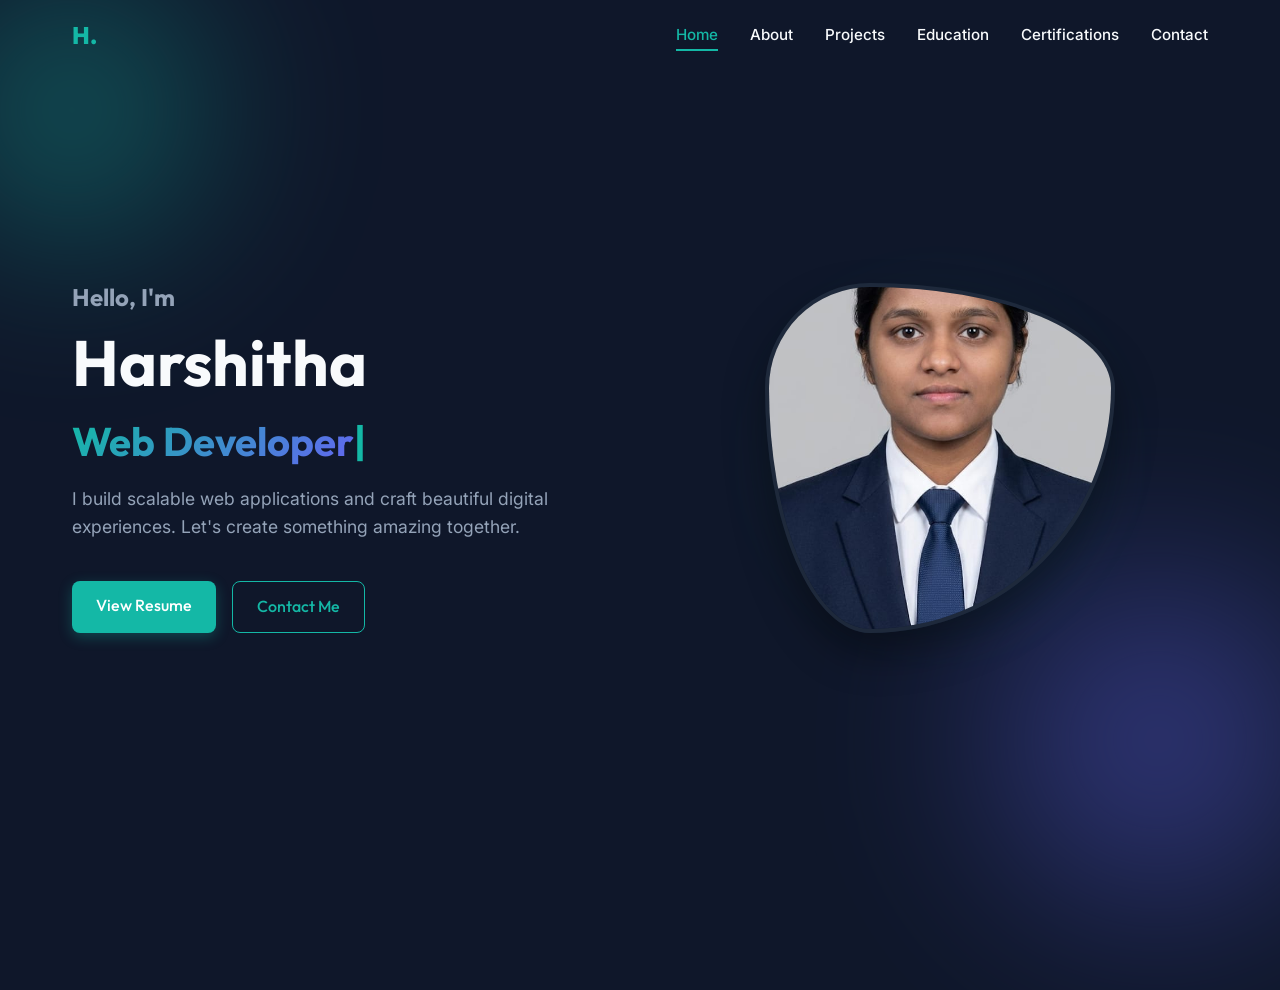
<file: index.html>
<!DOCTYPE html>
<html lang="en">
<head>
  <meta charset="UTF-8">
  <meta name="viewport" content="width=device-width, initial-scale=1.0">
  <title>Harshitha | Portfolio</title>
  <meta name="description" content="Professional Portfolio of Harshitha - Web Developer & Designer">
  <link rel="stylesheet" href="css/main.css">
  <link rel="stylesheet" href="css/animations.css">
</head>
<body>

  <!-- Background Blobs -->
  <div class="blob-bg blob-1"></div>
  <div class="blob-bg blob-2"></div>

  <!-- Navigation -->
  <nav class="navbar">
    <div class="container nav-container">
      <a href="index.html" class="logo">H.</a>
      <button class="hamburger" aria-label="Toggle Navigation">&#9776;</button>
      <div class="nav-links">
        <a href="index.html" class="active">Home</a>
        <a href="about.html">About</a>
        <a href="projects.html">Projects</a>
        <a href="education.html">Education</a>
        <a href="certifications.html">Certifications</a>
        <a href="contact.html">Contact</a>
      </div>
    </div>
  </nav>

  <!-- Hero Section -->
  <section class="hero-section" style="display: flex; align-items: center; justify-content: center; min-height: 100vh; padding-top: 80px;">
    <div class="container" style="display: flex; flex-wrap: wrap; align-items: center; justify-content: space-between; gap: 4rem;">
      
      <!-- Text Content -->
      <div class="hero-content animate-on-scroll" style="flex: 1; min-width: 300px;">
        <h2 style="font-size: 1.5rem; color: var(--text-secondary); margin-bottom: 1rem;">Hello, I'm</h2>
        <h1 style="font-size: 4rem; margin-bottom: 1rem; line-height: 1.1;">
          Harshitha <br>
          <span class="text-gradient typing-text" style="font-size: 2.5rem; display: inline-block; min-height: 3rem;"></span><span class="cursor" style="font-size: 2.5rem; color: var(--primary); animation: fadeIn 1s infinite alternate;">|</span>
        </h1>
        <p style="color: var(--text-secondary); font-size: 1.1rem; margin-bottom: 2.5rem; max-width: 500px;">
          I build scalable web applications and craft beautiful digital experiences. Let's create something amazing together.
        </p>
        <div class="hero-buttons" style="display: flex; gap: 1rem;">
          <a href="Harshitha_Modern_Resume (4).pdf" class="btn btn-primary" target="_blank">View Resume</a>
          <a href="contact.html" class="btn btn-outline">Contact Me</a>
        </div>
      </div>

      <!-- Image Content -->
      <div class="hero-image animate-on-scroll delay-200" style="flex: 1; min-width: 300px; display: flex; justify-content: center; position: relative;">
        <!-- Glowing Background behind image -->
        <div style="position: absolute; width: 100%; height: 100%; max-width: 350px; max-height: 350px; background: radial-gradient(circle, var(--primary) 0%, transparent 70%); opacity: 0.3; filter: blur(40px); z-index: -1;"></div>
        
        <img src="WhatsApp Image 2026-05-06 at 12.05.27 PM.jpeg" alt="Harshitha" style="width: 100%; max-width: 350px; height: 350px; object-fit: cover; border-radius: 30% 70% 70% 30% / 30% 30% 70% 70%; border: 4px solid var(--surface-color); box-shadow: 0 20px 40px rgba(0,0,0,0.4); animation: float 6s ease-in-out infinite;">
      </div>

    </div>
  </section>

  <script src="js/main.js"></script>
</body>
</html>
</file>
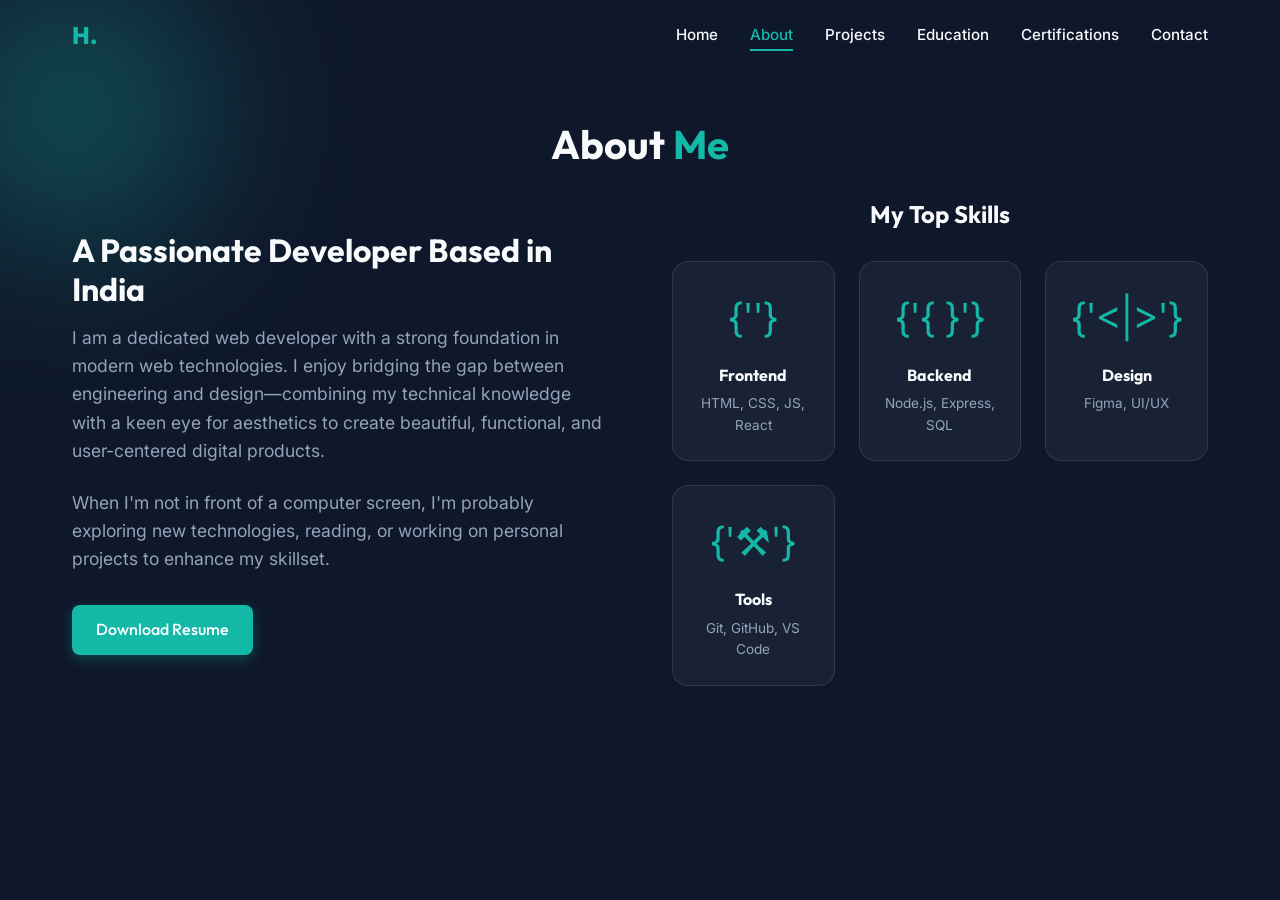
<file: about.html>
<!DOCTYPE html>
<html lang="en">
<head>
  <meta charset="UTF-8">
  <meta name="viewport" content="width=device-width, initial-scale=1.0">
  <title>About | Harshitha</title>
  <link rel="stylesheet" href="css/main.css">
  <link rel="stylesheet" href="css/animations.css">
  <style>
    .about-content {
      display: grid;
      grid-template-columns: 1fr 1fr;
      gap: 4rem;
      align-items: center;
    }
    
    .skills-grid {
      display: grid;
      grid-template-columns: repeat(auto-fit, minmax(120px, 1fr));
      gap: 1.5rem;
      margin-top: 2rem;
    }

    .skill-card {
      padding: 1.5rem 1rem;
      text-align: center;
      transition: transform var(--transition-normal);
    }
    
    .skill-card:hover {
      transform: translateY(-5px);
      border-color: var(--primary);
    }

    .skill-icon {
      font-size: 2.5rem;
      color: var(--primary);
      margin-bottom: 1rem;
    }

    @media (max-width: 768px) {
      .about-content {
        grid-template-columns: 1fr;
      }
    }
  </style>
</head>
<body>

  <!-- Background Blobs -->
  <div class="blob-bg blob-1"></div>

  <!-- Navigation -->
  <nav class="navbar">
    <div class="container nav-container">
      <a href="index.html" class="logo">H.</a>
      <button class="hamburger" aria-label="Toggle Navigation">&#9776;</button>
      <div class="nav-links">
        <a href="index.html">Home</a>
        <a href="about.html" class="active">About</a>
        <a href="projects.html">Projects</a>
        <a href="education.html">Education</a>
        <a href="certifications.html">Certifications</a>
        <a href="contact.html">Contact</a>
      </div>
    </div>
  </nav>

  <!-- About Section -->
  <section class="container" style="padding-top: 120px;">
    <h2 class="section-title animate-on-scroll">About <span>Me</span></h2>
    
    <div class="about-content">
      <div class="animate-on-scroll delay-100">
        <h3 style="font-size: 2rem; margin-bottom: 1rem; color: var(--text-primary);">A Passionate Developer Based in India</h3>
        <p style="color: var(--text-secondary); margin-bottom: 1.5rem; font-size: 1.1rem;">
          I am a dedicated web developer with a strong foundation in modern web technologies. I enjoy bridging the gap between engineering and design—combining my technical knowledge with a keen eye for aesthetics to create beautiful, functional, and user-centered digital products.
        </p>
        <p style="color: var(--text-secondary); margin-bottom: 2rem; font-size: 1.1rem;">
          When I'm not in front of a computer screen, I'm probably exploring new technologies, reading, or working on personal projects to enhance my skillset.
        </p>
        <a href="Harshitha_Modern_Resume (4).pdf" class="btn btn-primary" download>Download Resume</a>
      </div>

      <div class="animate-on-scroll delay-200">
        <h3 style="font-size: 1.5rem; margin-bottom: 1rem; color: var(--text-primary); text-align: center;">My Top Skills</h3>
        <div class="skills-grid">
          
          <div class="glass skill-card">
            <div class="skill-icon">{'</>'}</div>
            <h4>Frontend</h4>
            <p style="font-size: 0.85rem; color: var(--text-secondary); margin-top: 0.5rem;">HTML, CSS, JS, React</p>
          </div>
          
          <div class="glass skill-card">
            <div class="skill-icon">{'{ }'}</div>
            <h4>Backend</h4>
            <p style="font-size: 0.85rem; color: var(--text-secondary); margin-top: 0.5rem;">Node.js, Express, SQL</p>
          </div>
          
          <div class="glass skill-card">
            <div class="skill-icon">{'<|>'}</div>
            <h4>Design</h4>
            <p style="font-size: 0.85rem; color: var(--text-secondary); margin-top: 0.5rem;">Figma, UI/UX</p>
          </div>
          
          <div class="glass skill-card">
            <div class="skill-icon">{'⚒'}</div>
            <h4>Tools</h4>
            <p style="font-size: 0.85rem; color: var(--text-secondary); margin-top: 0.5rem;">Git, GitHub, VS Code</p>
          </div>

        </div>
      </div>
    </div>
  </section>

  <script src="js/main.js"></script>
</body>
</html>
</file>
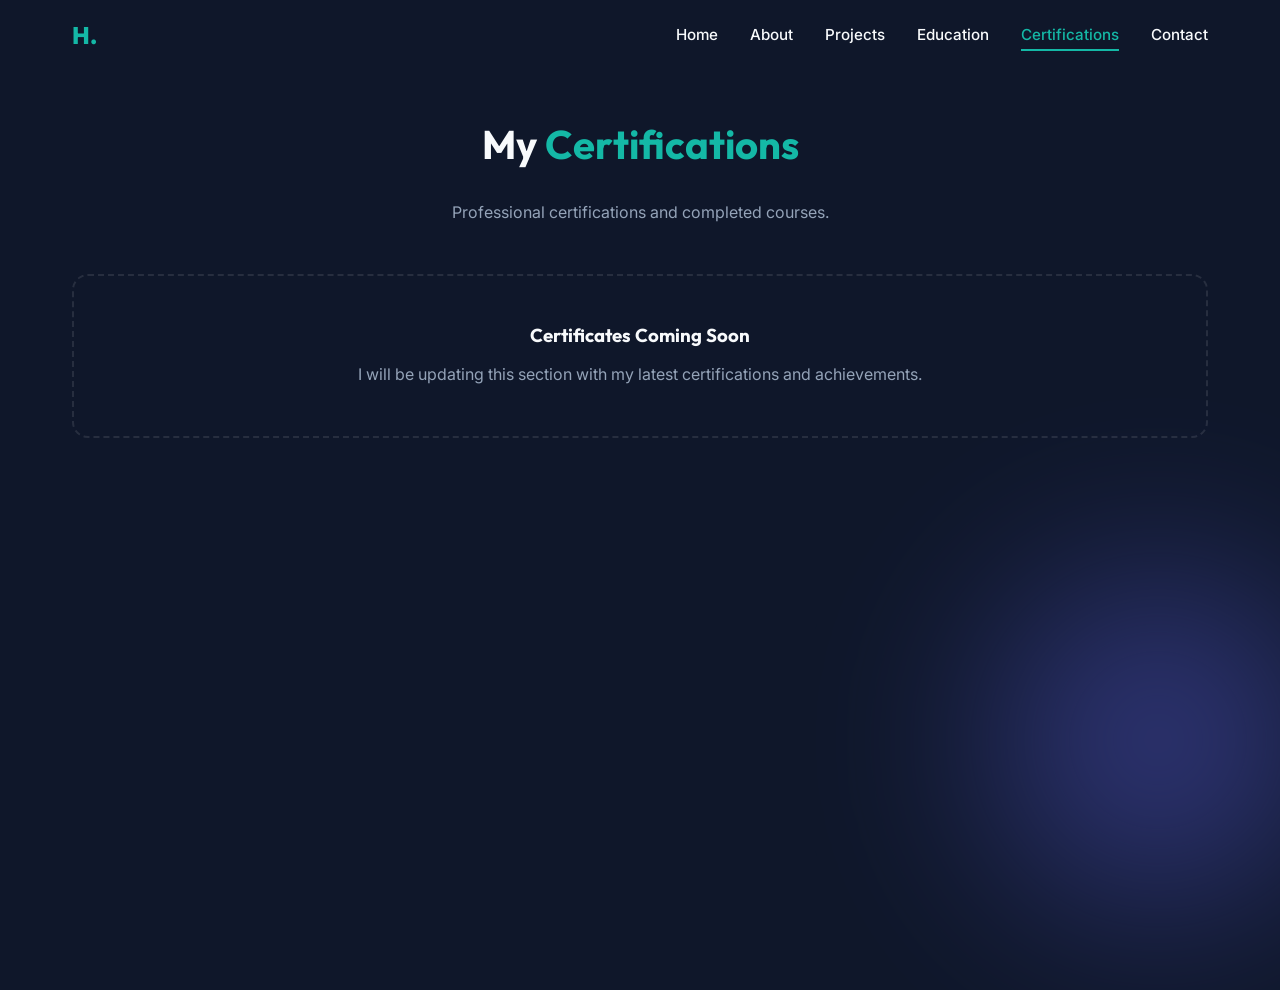
<file: certifications.html>
<!DOCTYPE html>
<html lang="en">
<head>
  <meta charset="UTF-8">
  <meta name="viewport" content="width=device-width, initial-scale=1.0">
  <title>Certifications | Harshitha</title>
  <link rel="stylesheet" href="css/main.css">
  <link rel="stylesheet" href="css/animations.css">
  <style>
    .cert-grid {
      display: grid;
      grid-template-columns: repeat(auto-fill, minmax(280px, 1fr));
      gap: 2rem;
    }

    .cert-card {
      padding: 1.5rem;
      display: flex;
      flex-direction: column;
      align-items: center;
      text-align: center;
      transition: transform var(--transition-normal);
    }

    .cert-card:hover {
      transform: translateY(-5px);
      border-color: var(--primary);
    }

    .cert-icon {
      width: 80px;
      height: 80px;
      background: rgba(20, 184, 166, 0.1);
      border-radius: 50%;
      display: flex;
      align-items: center;
      justify-content: center;
      font-size: 2.5rem;
      color: var(--primary);
      margin-bottom: 1.5rem;
    }

    .cert-title {
      font-size: 1.1rem;
      margin-bottom: 0.5rem;
      color: var(--text-primary);
    }

    .cert-issuer {
      font-size: 0.9rem;
      color: var(--text-secondary);
      margin-bottom: 1rem;
    }

    .cert-link {
      margin-top: auto;
      font-size: 0.9rem;
      color: var(--primary);
      font-weight: 600;
    }

    .cert-link:hover {
      text-decoration: underline;
    }

    .placeholder-text {
      text-align: center;
      padding: 3rem;
      color: var(--text-secondary);
      border: 2px dashed var(--border-color);
      border-radius: 16px;
      margin-top: 2rem;
    }
  </style>
</head>
<body>

  <!-- Background Blobs -->
  <div class="blob-bg blob-2"></div>

  <!-- Navigation -->
  <nav class="navbar">
    <div class="container nav-container">
      <a href="index.html" class="logo">H.</a>
      <button class="hamburger" aria-label="Toggle Navigation">&#9776;</button>
      <div class="nav-links">
        <a href="index.html">Home</a>
        <a href="about.html">About</a>
        <a href="projects.html">Projects</a>
        <a href="education.html">Education</a>
        <a href="certifications.html" class="active">Certifications</a>
        <a href="contact.html">Contact</a>
      </div>
    </div>
  </nav>

  <!-- Certifications Section -->
  <section class="container" style="padding-top: 120px;">
    <h2 class="section-title animate-on-scroll">My <span>Certifications</span></h2>
    <p style="text-align: center; color: var(--text-secondary); margin-bottom: 3rem;" class="animate-on-scroll delay-100">
      Professional certifications and completed courses.
    </p>

    <!-- Placeholder for when the user adds certificates later -->
    <div class="placeholder-text animate-on-scroll delay-200">
      <h3 style="color: var(--text-primary); margin-bottom: 1rem;">Certificates Coming Soon</h3>
      <p>I will be updating this section with my latest certifications and achievements.</p>
    </div>

    <!-- Example Layout for future certificates -->
    <div class="cert-grid" style="margin-top: 3rem; display: none;"> <!-- remove display:none when adding -->
      
      <!-- Example Cert Card -->
      <div class="glass cert-card">
        <div class="cert-icon">🏆</div>
        <h3 class="cert-title">Full Stack Web Development</h3>
        <p class="cert-issuer">Coursera</p>
        <a href="#" class="cert-link">View Certificate &rarr;</a>
      </div>

    </div>

  </section>

  <script src="js/main.js"></script>
</body>
</html>
</file>
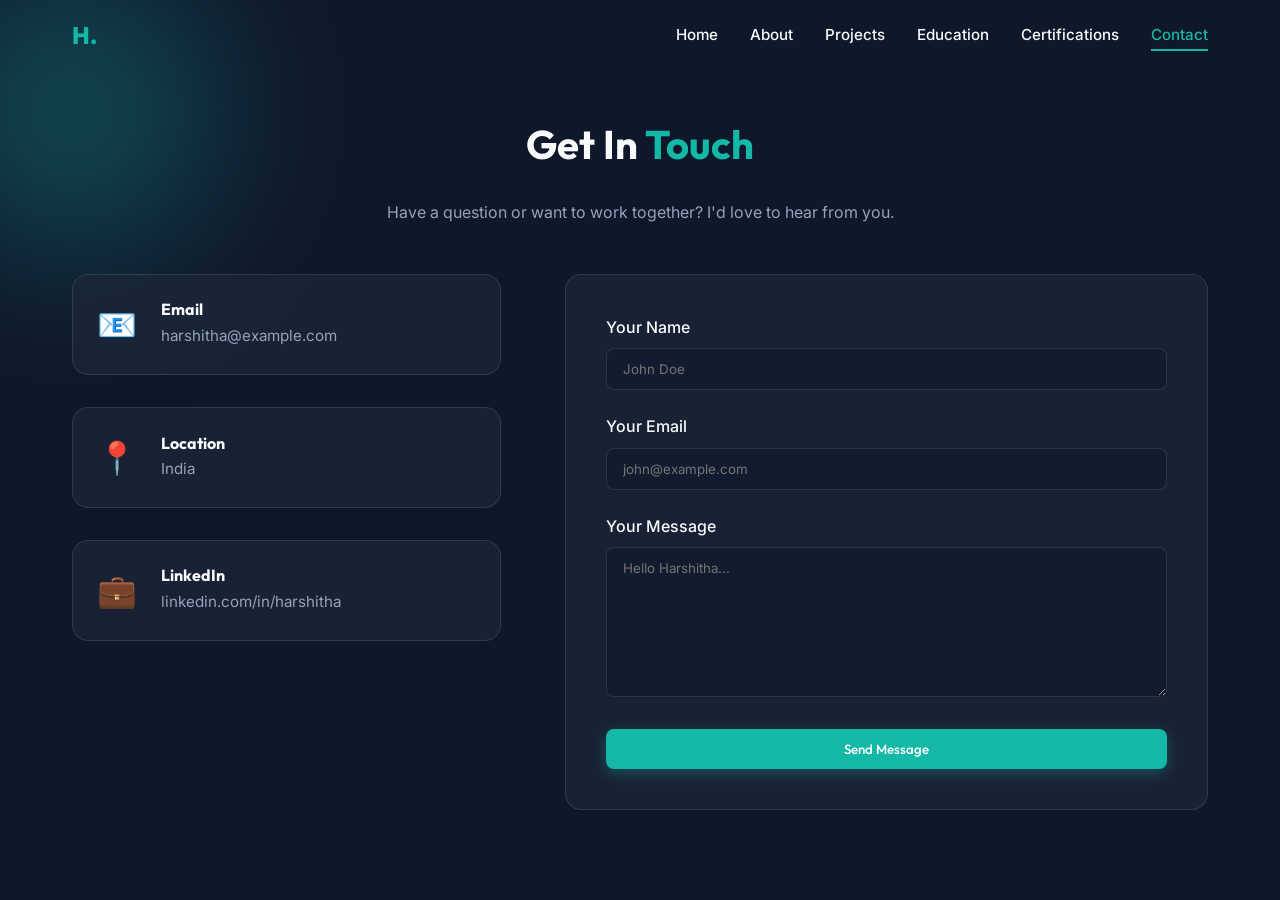
<file: contact.html>
<!DOCTYPE html>
<html lang="en">
<head>
  <meta charset="UTF-8">
  <meta name="viewport" content="width=device-width, initial-scale=1.0">
  <title>Contact | Harshitha</title>
  <link rel="stylesheet" href="css/main.css">
  <link rel="stylesheet" href="css/animations.css">
  <style>
    .contact-wrapper {
      display: grid;
      grid-template-columns: 1fr 1.5fr;
      gap: 4rem;
    }

    .contact-info {
      display: flex;
      flex-direction: column;
      gap: 2rem;
    }

    .info-card {
      padding: 1.5rem;
      display: flex;
      align-items: center;
      gap: 1.5rem;
      transition: transform var(--transition-normal);
    }

    .info-card:hover {
      transform: translateX(10px);
      border-color: var(--primary);
    }

    .info-icon {
      font-size: 2rem;
      color: var(--primary);
    }

    .info-details h4 {
      color: var(--text-primary);
      margin-bottom: 0.25rem;
    }

    .info-details p, .info-details a {
      color: var(--text-secondary);
      font-size: 0.95rem;
    }

    .info-details a:hover {
      color: var(--primary);
    }

    .contact-form {
      padding: 2.5rem;
    }

    .form-group {
      margin-bottom: 1.5rem;
    }

    .form-group label {
      display: block;
      margin-bottom: 0.5rem;
      color: var(--text-primary);
      font-weight: 500;
    }

    .form-control {
      width: 100%;
      padding: 0.75rem 1rem;
      background: rgba(15, 23, 42, 0.5);
      border: 1px solid var(--border-color);
      border-radius: 8px;
      color: var(--text-primary);
      font-family: var(--font-body);
      transition: all var(--transition-fast);
    }

    .form-control:focus {
      outline: none;
      border-color: var(--primary);
      box-shadow: 0 0 0 3px rgba(20, 184, 166, 0.2);
    }

    textarea.form-control {
      resize: vertical;
      min-height: 150px;
    }

    @media (max-width: 768px) {
      .contact-wrapper {
        grid-template-columns: 1fr;
      }
      .info-card:hover {
        transform: translateY(-5px);
      }
    }
  </style>
</head>
<body>

  <!-- Background Blobs -->
  <div class="blob-bg blob-1"></div>

  <!-- Navigation -->
  <nav class="navbar">
    <div class="container nav-container">
      <a href="index.html" class="logo">H.</a>
      <button class="hamburger" aria-label="Toggle Navigation">&#9776;</button>
      <div class="nav-links">
        <a href="index.html">Home</a>
        <a href="about.html">About</a>
        <a href="projects.html">Projects</a>
        <a href="education.html">Education</a>
        <a href="certifications.html">Certifications</a>
        <a href="contact.html" class="active">Contact</a>
      </div>
    </div>
  </nav>

  <!-- Contact Section -->
  <section class="container" style="padding-top: 120px;">
    <h2 class="section-title animate-on-scroll">Get In <span>Touch</span></h2>
    <p style="text-align: center; color: var(--text-secondary); margin-bottom: 3rem;" class="animate-on-scroll delay-100">
      Have a question or want to work together? I'd love to hear from you.
    </p>

    <div class="contact-wrapper">
      
      <!-- Contact Info -->
      <div class="contact-info animate-on-scroll delay-100">
        
        <div class="glass info-card">
          <div class="info-icon">📧</div>
          <div class="info-details">
            <h4>Email</h4>
            <a href="mailto:harshitha@example.com">harshitha@example.com</a>
          </div>
        </div>

        <div class="glass info-card">
          <div class="info-icon">📍</div>
          <div class="info-details">
            <h4>Location</h4>
            <p>India</p>
          </div>
        </div>

        <div class="glass info-card">
          <div class="info-icon">💼</div>
          <div class="info-details">
            <h4>LinkedIn</h4>
            <a href="#" target="_blank">linkedin.com/in/harshitha</a>
          </div>
        </div>

      </div>

      <!-- Contact Form -->
      <div class="glass contact-form animate-on-scroll delay-200">
        <form action="mailto:harshitha@example.com" method="POST" enctype="text/plain">
          <div class="form-group">
            <label for="name">Your Name</label>
            <input type="text" id="name" name="Name" class="form-control" required placeholder="John Doe">
          </div>
          
          <div class="form-group">
            <label for="email">Your Email</label>
            <input type="email" id="email" name="Email" class="form-control" required placeholder="john@example.com">
          </div>
          
          <div class="form-group">
            <label for="message">Your Message</label>
            <textarea id="message" name="Message" class="form-control" required placeholder="Hello Harshitha..."></textarea>
          </div>
          
          <button type="submit" class="btn btn-primary" style="width: 100%;">Send Message</button>
        </form>
      </div>

    </div>
  </section>

  <script src="js/main.js"></script>
</body>
</html>
</file>
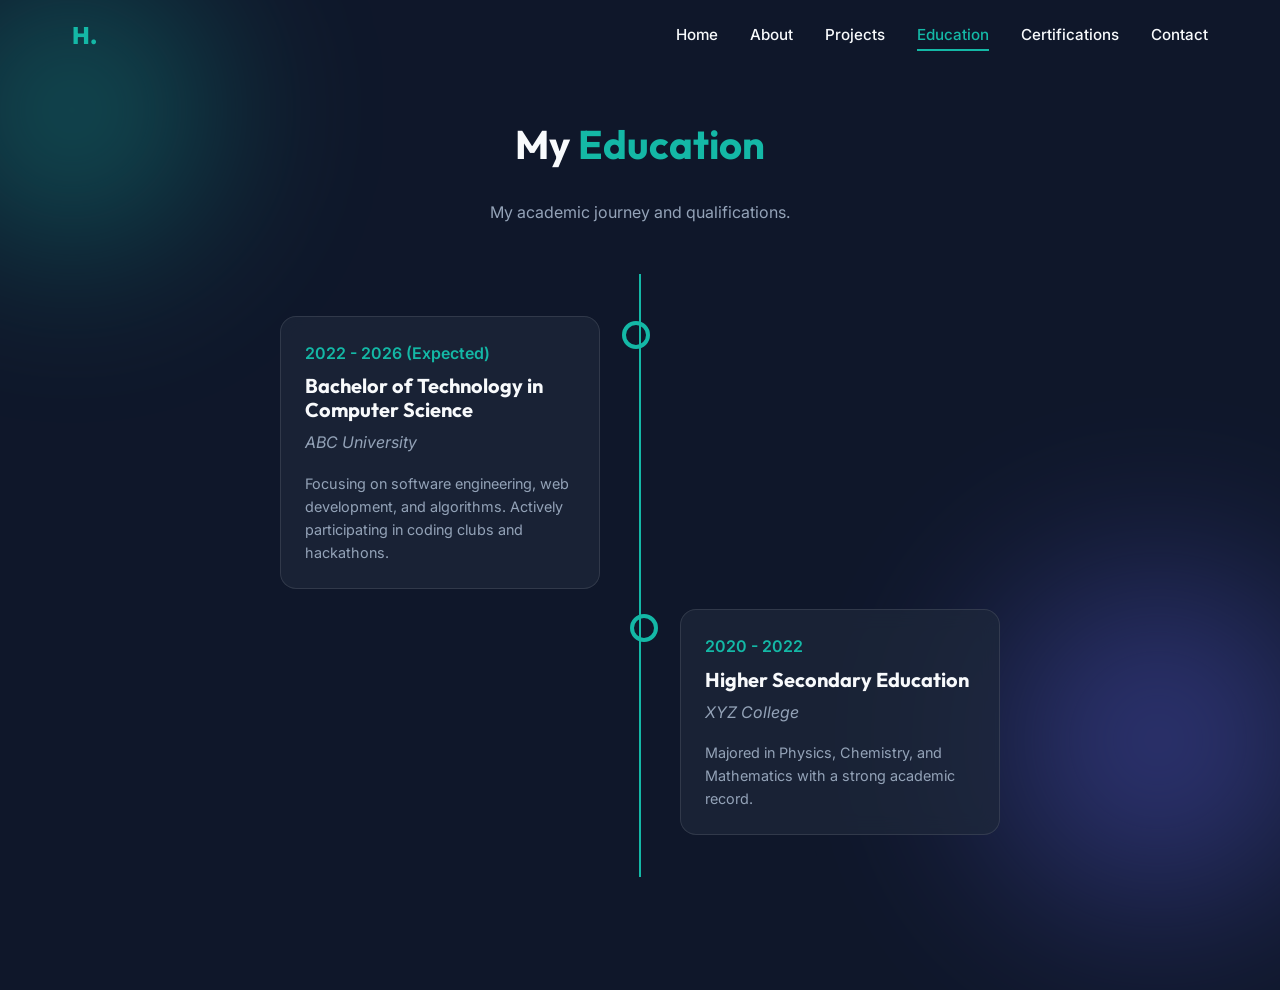
<file: education.html>
<!DOCTYPE html>
<html lang="en">
<head>
  <meta charset="UTF-8">
  <meta name="viewport" content="width=device-width, initial-scale=1.0">
  <title>Education | Harshitha</title>
  <link rel="stylesheet" href="css/main.css">
  <link rel="stylesheet" href="css/animations.css">
  <style>
    .timeline {
      position: relative;
      max-width: 800px;
      margin: 0 auto;
      padding: 2rem 0;
    }

    .timeline::after {
      content: '';
      position: absolute;
      width: 2px;
      background-color: var(--primary);
      top: 0;
      bottom: 0;
      left: 50%;
      margin-left: -1px;
    }

    .timeline-item {
      padding: 10px 40px;
      position: relative;
      background-color: inherit;
      width: 50%;
    }

    .timeline-item::after {
      content: '';
      position: absolute;
      width: 20px;
      height: 20px;
      right: -10px;
      background-color: var(--bg-color);
      border: 4px solid var(--primary);
      top: 15px;
      border-radius: 50%;
      z-index: 1;
    }

    .left {
      left: 0;
    }

    .right {
      left: 50%;
    }

    .right::after {
      left: -10px;
    }

    .timeline-content {
      padding: 1.5rem;
      position: relative;
      border-radius: 16px;
    }

    .timeline-date {
      color: var(--primary);
      font-weight: 600;
      margin-bottom: 0.5rem;
      display: inline-block;
    }

    .timeline-title {
      font-size: 1.25rem;
      color: var(--text-primary);
      margin-bottom: 0.5rem;
    }

    .timeline-subtitle {
      font-size: 1rem;
      color: var(--text-secondary);
      font-style: italic;
      margin-bottom: 1rem;
    }

    @media screen and (max-width: 768px) {
      .timeline::after {
        left: 31px;
      }
      
      .timeline-item {
        width: 100%;
        padding-left: 70px;
        padding-right: 25px;
      }
      
      .timeline-item::after {
        left: 21px;
      }
      
      .right {
        left: 0%;
      }
    }
  </style>
</head>
<body>

  <!-- Background Blobs -->
  <div class="blob-bg blob-1"></div>
  <div class="blob-bg blob-2"></div>

  <!-- Navigation -->
  <nav class="navbar">
    <div class="container nav-container">
      <a href="index.html" class="logo">H.</a>
      <button class="hamburger" aria-label="Toggle Navigation">&#9776;</button>
      <div class="nav-links">
        <a href="index.html">Home</a>
        <a href="about.html">About</a>
        <a href="projects.html">Projects</a>
        <a href="education.html" class="active">Education</a>
        <a href="certifications.html">Certifications</a>
        <a href="contact.html">Contact</a>
      </div>
    </div>
  </nav>

  <!-- Education Section -->
  <section class="container" style="padding-top: 120px;">
    <h2 class="section-title animate-on-scroll">My <span>Education</span></h2>
    <p style="text-align: center; color: var(--text-secondary); margin-bottom: 3rem;" class="animate-on-scroll delay-100">
      My academic journey and qualifications.
    </p>

    <div class="timeline">
      
      <div class="timeline-item left animate-on-scroll delay-100">
        <div class="glass timeline-content">
          <span class="timeline-date">2022 - 2026 (Expected)</span>
          <h3 class="timeline-title">Bachelor of Technology in Computer Science</h3>
          <p class="timeline-subtitle">ABC University</p>
          <p style="color: var(--text-secondary); font-size: 0.9rem;">
            Focusing on software engineering, web development, and algorithms. Actively participating in coding clubs and hackathons.
          </p>
        </div>
      </div>

      <div class="timeline-item right animate-on-scroll delay-200">
        <div class="glass timeline-content">
          <span class="timeline-date">2020 - 2022</span>
          <h3 class="timeline-title">Higher Secondary Education</h3>
          <p class="timeline-subtitle">XYZ College</p>
          <p style="color: var(--text-secondary); font-size: 0.9rem;">
            Majored in Physics, Chemistry, and Mathematics with a strong academic record.
          </p>
        </div>
      </div>

    </div>
  </section>

  <script src="js/main.js"></script>
</body>
</html>
</file>
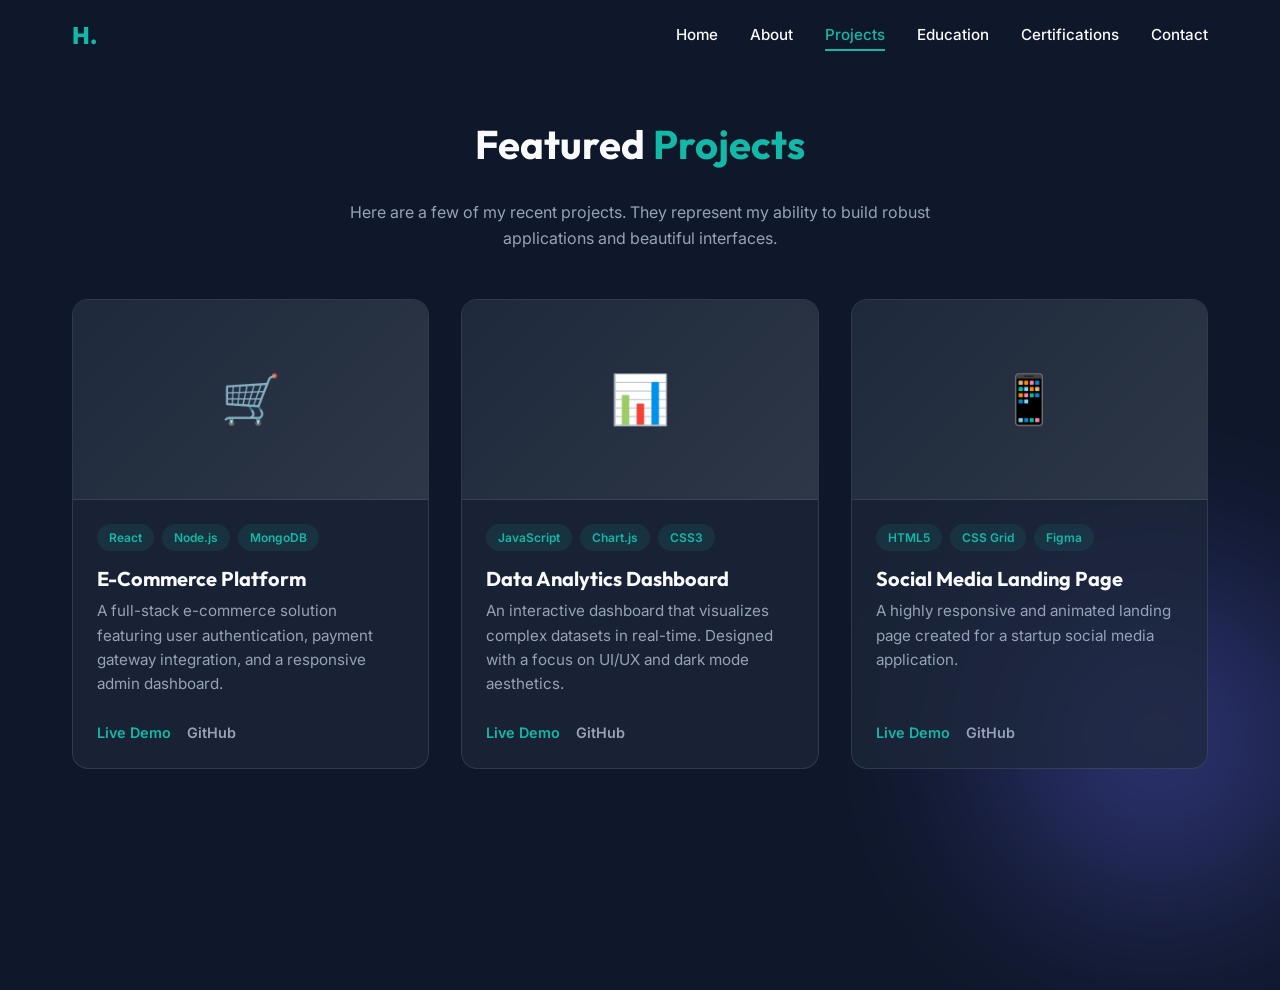
<file: projects.html>
<!DOCTYPE html>
<html lang="en">
<head>
  <meta charset="UTF-8">
  <meta name="viewport" content="width=device-width, initial-scale=1.0">
  <title>Projects | Harshitha</title>
  <link rel="stylesheet" href="css/main.css">
  <link rel="stylesheet" href="css/animations.css">
  <style>
    .projects-grid {
      display: grid;
      grid-template-columns: repeat(auto-fit, minmax(300px, 1fr));
      gap: 2rem;
    }

    .project-card {
      overflow: hidden;
      display: flex;
      flex-direction: column;
      transition: transform var(--transition-normal), box-shadow var(--transition-normal);
    }
    
    .project-card:hover {
      transform: translateY(-10px);
      box-shadow: 0 20px 40px rgba(0,0,0,0.3);
      border-color: var(--primary);
    }

    .project-img {
      width: 100%;
      height: 200px;
      background: linear-gradient(135deg, var(--surface-color), #2d3748);
      display: flex;
      align-items: center;
      justify-content: center;
      font-size: 3rem;
      color: var(--primary);
      border-bottom: 1px solid var(--border-color);
    }

    .project-info {
      padding: 1.5rem;
      flex: 1;
      display: flex;
      flex-direction: column;
    }

    .project-tags {
      display: flex;
      gap: 0.5rem;
      margin-bottom: 1rem;
      flex-wrap: wrap;
    }

    .tag {
      font-size: 0.75rem;
      padding: 0.25rem 0.75rem;
      border-radius: 20px;
      background-color: rgba(20, 184, 166, 0.1);
      color: var(--primary);
      font-weight: 600;
    }

    .project-title {
      font-size: 1.25rem;
      margin-bottom: 0.5rem;
      color: var(--text-primary);
    }

    .project-desc {
      font-size: 0.95rem;
      color: var(--text-secondary);
      margin-bottom: 1.5rem;
      flex: 1;
    }

    .project-links {
      display: flex;
      gap: 1rem;
    }

    .project-links a {
      font-size: 0.9rem;
      font-weight: 600;
      display: flex;
      align-items: center;
      gap: 0.5rem;
    }
    
    .project-links a:hover {
      text-decoration: underline;
    }
  </style>
</head>
<body>

  <!-- Background Blobs -->
  <div class="blob-bg blob-2"></div>

  <!-- Navigation -->
  <nav class="navbar">
    <div class="container nav-container">
      <a href="index.html" class="logo">H.</a>
      <button class="hamburger" aria-label="Toggle Navigation">&#9776;</button>
      <div class="nav-links">
        <a href="index.html">Home</a>
        <a href="about.html">About</a>
        <a href="projects.html" class="active">Projects</a>
        <a href="education.html">Education</a>
        <a href="certifications.html">Certifications</a>
        <a href="contact.html">Contact</a>
      </div>
    </div>
  </nav>

  <!-- Projects Section -->
  <section class="container" style="padding-top: 120px;">
    <h2 class="section-title animate-on-scroll">Featured <span>Projects</span></h2>
    <p style="text-align: center; color: var(--text-secondary); margin-bottom: 3rem; max-width: 600px; margin-left: auto; margin-right: auto;" class="animate-on-scroll delay-100">
      Here are a few of my recent projects. They represent my ability to build robust applications and beautiful interfaces.
    </p>

    <div class="projects-grid">
      
      <!-- Project 1 -->
      <div class="glass project-card animate-on-scroll delay-100">
        <div class="project-img">🛒</div>
        <div class="project-info">
          <div class="project-tags">
            <span class="tag">React</span>
            <span class="tag">Node.js</span>
            <span class="tag">MongoDB</span>
          </div>
          <h3 class="project-title">E-Commerce Platform</h3>
          <p class="project-desc">A full-stack e-commerce solution featuring user authentication, payment gateway integration, and a responsive admin dashboard.</p>
          <div class="project-links">
            <a href="#" style="color: var(--primary);">Live Demo</a>
            <a href="#" style="color: var(--text-secondary);">GitHub</a>
          </div>
        </div>
      </div>

      <!-- Project 2 -->
      <div class="glass project-card animate-on-scroll delay-200">
        <div class="project-img">📊</div>
        <div class="project-info">
          <div class="project-tags">
            <span class="tag">JavaScript</span>
            <span class="tag">Chart.js</span>
            <span class="tag">CSS3</span>
          </div>
          <h3 class="project-title">Data Analytics Dashboard</h3>
          <p class="project-desc">An interactive dashboard that visualizes complex datasets in real-time. Designed with a focus on UI/UX and dark mode aesthetics.</p>
          <div class="project-links">
            <a href="#" style="color: var(--primary);">Live Demo</a>
            <a href="#" style="color: var(--text-secondary);">GitHub</a>
          </div>
        </div>
      </div>

      <!-- Project 3 -->
      <div class="glass project-card animate-on-scroll delay-300">
        <div class="project-img">📱</div>
        <div class="project-info">
          <div class="project-tags">
            <span class="tag">HTML5</span>
            <span class="tag">CSS Grid</span>
            <span class="tag">Figma</span>
          </div>
          <h3 class="project-title">Social Media Landing Page</h3>
          <p class="project-desc">A highly responsive and animated landing page created for a startup social media application.</p>
          <div class="project-links">
            <a href="#" style="color: var(--primary);">Live Demo</a>
            <a href="#" style="color: var(--text-secondary);">GitHub</a>
          </div>
        </div>
      </div>

    </div>
  </section>

  <script src="js/main.js"></script>
</body>
</html>
</file>
<file: css/main.css>
@import url('https://fonts.googleapis.com/css2?family=Inter:wght@300;400;500;600&family=Outfit:wght@400;600;700;800&display=swap');

:root {
  /* Color Palette - Premium Dark Theme */
  --bg-color: #0f172a; /* Slate 900 */
  --surface-color: #1e293b; /* Slate 800 */
  --surface-light: rgba(255, 255, 255, 0.05);
  
  --primary: #14b8a6; /* Teal 500 */
  --primary-hover: #0d9488; /* Teal 600 */
  
  --secondary: #6366f1; /* Indigo 500 */
  
  --text-primary: #f8fafc; /* Slate 50 */
  --text-secondary: #94a3b8; /* Slate 400 */
  
  --border-color: rgba(255, 255, 255, 0.1);
  
  /* Typography */
  --font-body: 'Inter', sans-serif;
  --font-heading: 'Outfit', sans-serif;
  
  /* Spacing */
  --space-xs: 0.5rem;
  --space-sm: 1rem;
  --space-md: 2rem;
  --space-lg: 4rem;
  --space-xl: 8rem;

  /* Transitions */
  --transition-fast: 0.2s ease;
  --transition-normal: 0.3s ease;
  --transition-slow: 0.5s ease;
}

* {
  margin: 0;
  padding: 0;
  box-sizing: border-box;
}

body {
  font-family: var(--font-body);
  background-color: var(--bg-color);
  color: var(--text-primary);
  line-height: 1.6;
  overflow-x: hidden;
}

h1, h2, h3, h4, h5, h6 {
  font-family: var(--font-heading);
  font-weight: 700;
  line-height: 1.2;
}

a {
  text-decoration: none;
  color: var(--text-primary);
  transition: color var(--transition-fast);
}

a:hover {
  color: var(--primary);
}

ul {
  list-style: none;
}

img {
  max-width: 100%;
  height: auto;
  display: block;
}

/* Container */
.container {
  width: 100%;
  max-width: 1200px;
  margin: 0 auto;
  padding: 0 var(--space-md);
}

/* Glassmorphism utilities */
.glass {
  background: rgba(30, 41, 59, 0.7);
  backdrop-filter: blur(10px);
  -webkit-backdrop-filter: blur(10px);
  border: 1px solid var(--border-color);
  border-radius: 16px;
}

/* Buttons */
.btn {
  display: inline-block;
  padding: 0.75rem 1.5rem;
  border-radius: 8px;
  font-weight: 500;
  font-family: var(--font-heading);
  cursor: pointer;
  transition: all var(--transition-fast);
  border: none;
  outline: none;
}

.btn-primary {
  background-color: var(--primary);
  color: #fff;
  box-shadow: 0 4px 14px rgba(20, 184, 166, 0.3);
}

.btn-primary:hover {
  background-color: var(--primary-hover);
  transform: translateY(-2px);
  color: #fff;
}

.btn-outline {
  background-color: transparent;
  color: var(--primary);
  border: 1px solid var(--primary);
}

.btn-outline:hover {
  background-color: rgba(20, 184, 166, 0.1);
  transform: translateY(-2px);
}

/* Navigation */
.navbar {
  position: fixed;
  top: 0;
  left: 0;
  width: 100%;
  z-index: 1000;
  padding: 1rem 0;
  transition: all var(--transition-normal);
}

.navbar.scrolled {
  background: rgba(15, 23, 42, 0.9);
  backdrop-filter: blur(10px);
  border-bottom: 1px solid var(--border-color);
  padding: 0.5rem 0;
}

.nav-container {
  display: flex;
  justify-content: space-between;
  align-items: center;
}

.logo {
  font-family: var(--font-heading);
  font-size: 1.5rem;
  font-weight: 800;
  color: var(--primary);
}

.nav-links {
  display: flex;
  gap: 2rem;
}

.nav-links a {
  font-weight: 500;
  font-size: 0.95rem;
  position: relative;
}

.nav-links a::after {
  content: '';
  position: absolute;
  bottom: -4px;
  left: 0;
  width: 0%;
  height: 2px;
  background-color: var(--primary);
  transition: width var(--transition-normal);
}

.nav-links a:hover::after,
.nav-links a.active::after {
  width: 100%;
}

.nav-links a.active {
  color: var(--primary);
}

/* Hamburger Menu */
.hamburger {
  display: none;
  cursor: pointer;
  background: transparent;
  border: none;
  color: var(--text-primary);
  font-size: 1.5rem;
}

/* Layout Utilities */
section {
  padding: var(--space-xl) 0 var(--space-lg);
  min-height: 100vh;
}

.section-title {
  font-size: 2.5rem;
  margin-bottom: var(--space-md);
  text-align: center;
}

.section-title span {
  color: var(--primary);
}

/* Gradient Text */
.text-gradient {
  background: linear-gradient(135deg, var(--primary), var(--secondary));
  -webkit-background-clip: text;
  -webkit-text-fill-color: transparent;
  background-clip: text;
}

/* Mobile Responsive */
@media (max-width: 768px) {
  .nav-links {
    position: fixed;
    top: 0;
    right: -100%;
    width: 250px;
    height: 100vh;
    background-color: var(--surface-color);
    flex-direction: column;
    padding: 6rem 2rem;
    transition: right var(--transition-normal);
    box-shadow: -5px 0 15px rgba(0,0,0,0.5);
  }

  .nav-links.active {
    right: 0;
  }

  .hamburger {
    display: block;
    z-index: 1001;
  }

  section {
    padding: var(--space-lg) 0;
  }
}
</file>
<file: css/animations.css>
/* Animations and Transitions */

/* Fade In Up */
@keyframes fadeInUp {
  from {
    opacity: 0;
    transform: translateY(30px);
  }
  to {
    opacity: 1;
    transform: translateY(0);
  }
}

/* Fade In */
@keyframes fadeIn {
  from {
    opacity: 0;
  }
  to {
    opacity: 1;
  }
}

/* Float */
@keyframes float {
  0% {
    transform: translateY(0px);
  }
  50% {
    transform: translateY(-20px);
  }
  100% {
    transform: translateY(0px);
  }
}

/* Pulse Glow */
@keyframes pulseGlow {
  0% {
    box-shadow: 0 0 0 0 rgba(20, 184, 166, 0.4);
  }
  70% {
    box-shadow: 0 0 0 15px rgba(20, 184, 166, 0);
  }
  100% {
    box-shadow: 0 0 0 0 rgba(20, 184, 166, 0);
  }
}

/* Utility Classes for JS Intersection Observer */
.animate-on-scroll {
  opacity: 0;
  transform: translateY(30px);
  transition: opacity 0.8s ease-out, transform 0.8s ease-out;
}

.animate-on-scroll.is-visible {
  opacity: 1;
  transform: translateY(0);
}

.delay-100 { transition-delay: 100ms; }
.delay-200 { transition-delay: 200ms; }
.delay-300 { transition-delay: 300ms; }
.delay-400 { transition-delay: 400ms; }

/* Blob Background Animation */
.blob-bg {
  position: absolute;
  filter: blur(80px);
  z-index: -1;
  opacity: 0.5;
  animation: float 10s ease-in-out infinite;
}

.blob-1 {
  top: -10%;
  left: -10%;
  width: 400px;
  height: 400px;
  background: radial-gradient(circle, var(--primary), transparent 70%);
}

.blob-2 {
  bottom: -10%;
  right: -10%;
  width: 500px;
  height: 500px;
  background: radial-gradient(circle, var(--secondary), transparent 70%);
  animation-delay: -5s;
}
</file>
